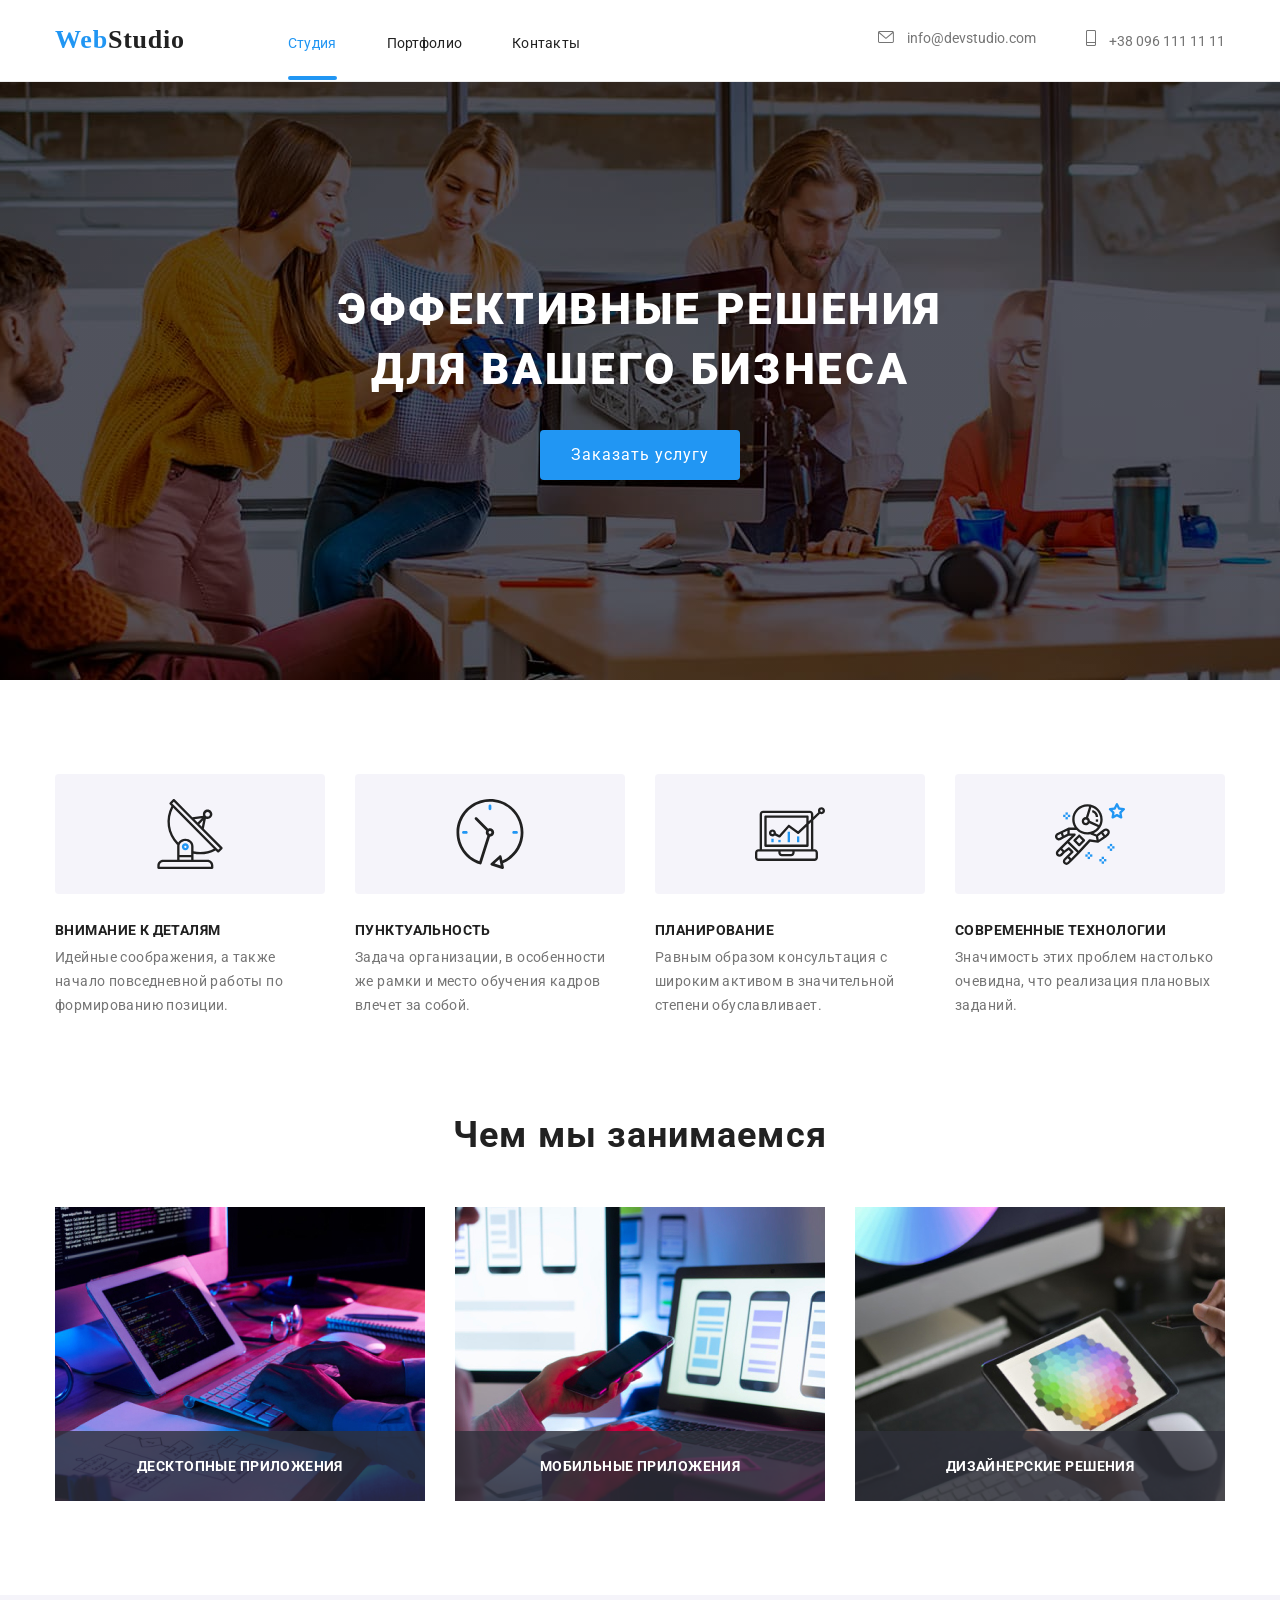
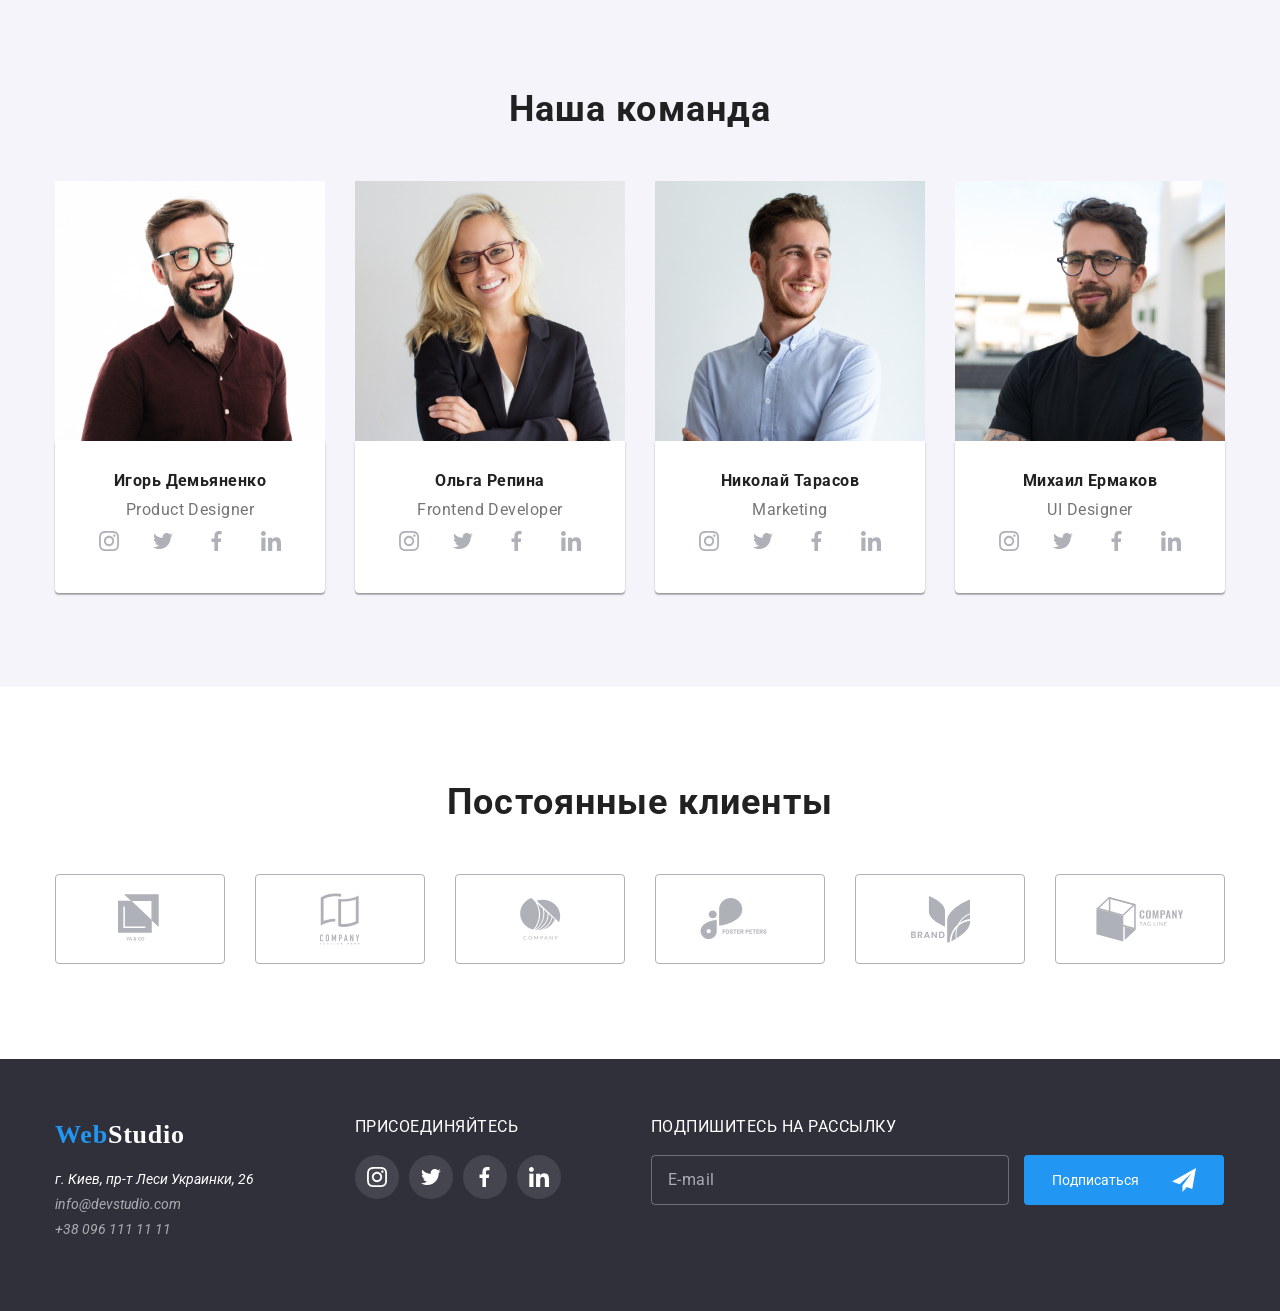
<file: index.html>
<!DOCTYPE html>
<html lang="ru">
  <head>
    <meta charset="UTF-8"/>
    <meta name="viewport" content="width=device-width, initial-scale=1.0"/>
    <title>Web Studio</title>
    <link rel="stylesheet" href="photo"/>
    <link rel="stylesheet" href="https://cdnjs.cloudflare.com/ajax/libs/modern-normalize/1.0.0/modern-normalize.css" integrity="sha512-Zx6MlUMKSVJoQ+83OwhdILe8cSEsCzfqThJd7J/VA2UrK6Ctj85p+xzqfyuNXE5B1k25uUdmJ2OzItbBy9GHAQ==" crossorigin="anonymous" />
    <link rel="stylesheet" href="portfolio.html">
    <link href="https://fonts.googleapis.com/css2?family=Roboto:wght@500&display=swap" rel="stylesheet">
    <link rel="stylesheet" href="css/style.css">
    <script src="./js/modal.js"></script>
  </head>
  <body>
    <header class="header">
      <div class="container header-container">
        <nav class="nav">
          <a href="./" class="logo"><span class="logo-blye">Web</span>Studio</a>
          <ul class="menu">
            <li class="focus-studio nav-text">
              <a href="#" class="link focus-studio text-nav">Студия</a>
            </li>
            <li class="nav-text">
              <a href="portfolio.html" class="link text-nav">Портфолио</a>
            </li>
            <li class="nav-text">
              <a href="#contact" class="link text-nav">Контакты</a>
            </li>
          </ul>
        </nav>
        <ul class="nav-contact">
          <li class="link-contact">
            <a href="mailto:info@devstudio.com" class="link link-svg">
              <svg class="social-item-nav-svg">
                <use href="./photo/sprite/symbol-defs.svg#icon-mail"></use>
              </svg>
            info@devstudio.com</a>
          </li>
          <li class="link-contact">
            <a href="tel:+380961111111" class="link link-svg"> 
              <svg class="social-item-nav-svg phone-svg">
                <use href="./photo/sprite/symbol-defs.svg#icon-phone"></use>
              </svg>
            +38 096 111 11 11</a>
          </li>
        </ul>
      </div>
    </header>
    <main>
      <div class="air"></div>
      <section class="hero">
        <div class="container">
          <div class="hero-box">
            <h1 class="hero-text">Эффективные решения для вашего бизнеса</h1>
            <button type="button" class="btn btn-text" data-modal-open>Заказать услугу</button>
          </div>
        </div>
      </section>
      <section class="lesson-details">
        <div class="container">
          <ul class="ability">
            <li class="ability-box">
              <h3 class="ability-headlines">Внимание к деталям</h3>
              <p class="ability-text">
                Идейные соображения, а также начало повседневной работы по
                формированию позиции.
              </p>
            </li>
            <li class="ability-box">
              <h3 class="ability-headlines">Пунктуальность</h3>
              <p class="ability-text">
                Задача организации, в особенности же рамки и место обучения кадров
                влечет за собой.
              </p>
            </li>
            <li class="ability-box">
              <h3 class="ability-headlines">Планирование</h3>
              <p class="ability-text">
                Равным образом консультация с широким активом в значительной
                степени обуславливает.
              </p>
            </li>
            <li class="ability-box">
              <h3 class="ability-headlines">Современные технологии</h3>
              <p class="ability-text">
                Значимость этих проблем настолько очевидна, что реализация
                плановых заданий.
              </p>
            </li>
          </ul>
          <div class="our-occupation">
            <h2 class="classes">Чем мы занимаемся</h2>
            <ul class="gallery">
              <li class="photo-occupation">
                <img src="photo/img.jpg" alt="Програмирование" width="370" height="294"/>
                <div class="gallery-box-absolute">
                  <h3 class="gallery-text-photo">Десктопные приложения</h3>
                </div>
              </li>
              <li class="photo-occupation">
                <img src="photo/img-2.jpg" alt="Стилизация" width="370" height="294"/>
                <div class="gallery-box-absolute">
                  <h3 class="gallery-text-photo">Мобильные приложения</h3>
                </div>
              </li>
              <li class="photo-occupation">
                <img src="photo/img-3.jpg" alt="Дизайн" width="370" height="294"/>
                <div class="gallery-box-absolute">
                  <h3 class="gallery-text-photo">Дизайнерские решения</h3>
                </div>
              </li>
            </ul>
          </div>
        </div>
      </section>
      <section class="team">
        <div class="container">
          <h2 class="classes">Наша команда</h2>
          <ul class="team-photo">
            <li class="team-photo-item">
              <img src="photo/team/img-1.jpg" alt="Игорь Демьяненко" width="270" height="260"/>
              <div class="name-profession">
                <h3 class="name">Игорь Демьяненко</h3>
                <p class="profession">Product Designer</p>
                <ul class="social">
                  <li class="social-list"><a target="blank" class="social-link-svg" href="https://www.instagram.com">
                    <svg class="social-item-svg">
                      <use href="./photo/sprite/symbol-defs.svg#icon-instagram"></use>
                    </svg>  
                  </a></li>
                  <li class="social-list"><a target="blank" class="social-link-svg" href="https://twitter.com/home?lang=ru">
                    <svg class="social-item-svg">
                      <use href="./photo/sprite/symbol-defs.svg#icon-twitter"></use>
                    </svg>
                  </a></li>
                  <li class="social-list"><a target="blank" class="social-link-svg" href="https://twitter.com/home?lang=ru">
                    <svg class="social-item-svg">
                      <use href="./photo/sprite/symbol-defs.svg#icon-facebook"></use>
                    </svg>
                  </a></li>
                  <li class="social-list"><a target="blank" class="social-link-svg" href="https://www.linkedin.com">
                    <svg class="social-item-svg">
                      <use href="./photo/sprite/symbol-defs.svg#icon-linkedin"></use>
                    </svg>
                  </a></li>
                </ul> 
              </div>
            </li>
            <li class="team-photo-item">
              <img src="photo/team/img-2.jpg" alt="Ольга Репина" width="270" height="260"/>
              <div class="name-profession">
                <h3 class="name">Ольга Репина</h3>
                <p class="profession">Frontend Developer</p>
                <ul class="social">
                  <li class="social-list"><a target="blank" class="social-link-svg" href="https://www.instagram.com">
                    <svg class="social-item-svg">
                      <use href="./photo/sprite/symbol-defs.svg#icon-instagram"></use>
                    </svg>  
                  </a></li>
                  <li class="social-list"><a target="blank" class="social-link-svg" href="https://twitter.com/home?lang=ru">
                    <svg class="social-item-svg">
                      <use href="./photo/sprite/symbol-defs.svg#icon-twitter"></use>
                    </svg>
                  </a></li>
                  <li class="social-list"><a target="blank" class="social-link-svg" href="https://twitter.com/home?lang=ru">
                    <svg class="social-item-svg">
                      <use href="./photo/sprite/symbol-defs.svg#icon-facebook"></use>
                    </svg>
                  </a></li>
                  <li class="social-list"><a target="blank" class="social-link-svg" href="https://www.linkedin.com">
                    <svg class="social-item-svg">
                      <use href="./photo/sprite/symbol-defs.svg#icon-linkedin"></use>
                    </svg>
                  </a></li>
                </ul> 
              </div>
            </li>
            <li class="team-photo-item">
              <img src="photo/team/img-3.jpg" alt="Николай Тарасов" width="270" height="260"/>
              <div class="name-profession">
                <h3 class="name">Николай Тарасов</h3>
                <p class="profession">Marketing</p>
                <ul class="social">
                  <li class="social-list"><a target="blank" class="social-link-svg" href="https://www.instagram.com">
                    <svg class="social-item-svg">
                      <use href="./photo/sprite/symbol-defs.svg#icon-instagram"></use>
                    </svg>  
                  </a></li>
                  <li class="social-list"><a target="blank" class="social-link-svg" href="https://twitter.com/home?lang=ru">
                    <svg class="social-item-svg">
                      <use href="./photo/sprite/symbol-defs.svg#icon-twitter"></use>
                    </svg>
                  </a></li>
                  <li class="social-list"><a target="blank" class="social-link-svg" href="https://twitter.com/home?lang=ru">
                    <svg class="social-item-svg">
                      <use href="./photo/sprite/symbol-defs.svg#icon-facebook"></use>
                    </svg>
                  </a></li>
                  <li class="social-list"><a target="blank" class="social-link-svg" href="https://www.linkedin.com">
                    <svg class="social-item-svg">
                      <use href="./photo/sprite/symbol-defs.svg#icon-linkedin"></use>
                    </svg>
                  </a></li>
                </ul> 
              </div>
            </li>
            <li class="team-photo-item">
              <img src="photo/team/img-4.jpg" alt="Михаил Ермаков" width="270" height="260"/>
              <div class="name-profession">
                <h3 class="name">Михаил Ермаков</h3>
                <p class="profession">UI Designer</p>
                <ul class="social">
                  <li class="social-list"><a target="blank" class="social-link-svg" href="https://www.instagram.com">
                    <svg class="social-item-svg">
                      <use href="./photo/sprite/symbol-defs.svg#icon-instagram"></use>
                    </svg>  
                  </a></li>
                  <li class="social-list"><a target="blank" class="social-link-svg" href="https://twitter.com/home?lang=ru">
                    <svg class="social-item-svg">
                      <use href="./photo/sprite/symbol-defs.svg#icon-twitter"></use>
                    </svg>
                  </a></li>
                  <li class="social-list"><a target="blank" class="social-link-svg" href="https://twitter.com/home?lang=ru">
                    <svg class="social-item-svg">
                      <use href="./photo/sprite/symbol-defs.svg#icon-facebook"></use>
                    </svg>
                  </a></li>
                  <li class="social-list"><a target="blank" class="social-link-svg" href="https://www.linkedin.com">
                    <svg class="social-item-svg">
                      <use href="./photo/sprite/symbol-defs.svg#icon-linkedin"></use>
                    </svg>
                  </a></li>
                </ul> 
              </div>
            </li>
          </ul>
        </div>
      </section>
      <section class="clients-box">
        <div class="container">
          <h2 class="classes">Постоянные клиенты</h2>
          <ul class="clients-list">
            <li class="item-client"><a class="link-clients-svg" href="#">
              <svg width="45" height="50" class="clients-svg">
                <use href="./photo/sprite/symbol-defs.svg#icon-clients-1"></use>
              </svg>
            </a></li>
            <li class="item-client"><a class="link-clients-svg" href="#">
              <svg width="40" height="52" class="clients-svg">
                <use href="./photo/sprite/symbol-defs.svg#icon-clients-2"></use>
              </svg>
            </a></li>
            <li class="item-client"><a class="link-clients-svg" href="#">
              <svg width="41" height="42" class="clients-svg">
                <use href="./photo/sprite/symbol-defs.svg#icon-clients-3"></use>
              </svg>
            </a></li>
            <li class="item-client"><a class="link-clients-svg" href="#">
              <svg width="80" height="42" class="clients-svg">
                <use href="./photo/sprite/symbol-defs.svg#icon-clients-4"></use>
              </svg>
            </a></li>
            <li class="item-client"><a class="link-clients-svg" href="#">
              <svg width="59" height="47" class="clients-svg">
                <use href="./photo/sprite/symbol-defs.svg#icon-clients-5"></use>
              </svg>
            </a></li>
            <li class="item-client"><a class="link-clients-svg" href="#">
              <svg width="88" height="45" class="clients-svg">
                <use href="./photo/sprite/symbol-defs.svg#icon-clients-6"></use>
              </svg>
            </a></li>
          </ul>
        </div>
      </section>
    </main>
    <footer class="footer">
      <div class="container-footer">
        <div>
        <a href="./" class="logo"><span class="logo-blye">Web</span>Studio</a>
        <address class="address">
          <ul>
            <li>
              <a href="https://goo.gl/maps/VjD2412M1aLJkWsU9" class="map link">г. Киев, пр-т Леси Украинки, 26</a>
            </li>
            <li>
              <a href="mailto:info@devstudio.com" class="link contact">info@devstudio.com</a>
            </li>
            <li>
              <a href="tel:+380961111111" id="contact" class="link contact">+38 096 111 11 11</a>
            </li>
          </ul>
        </address>
      </div>
        <div class="box-footer">
          <h3 class="footer-clases">присоединяйтесь</h3>
          <ul class="social-footer">
            <li class="social-list-footer">
              <a target="blank" class="social-link-footer-svg" href="https://www.instagram.com">
              <svg class="social-item-footer-svg">
                <use  href="./photo/sprite/symbol-defs.svg#icon-instagram"></use>
              </svg>  
            </a></li>
            <li class="social-list-footer">
              <a target="blank" class="social-link-footer-svg" href="https://twitter.com/home?lang=ru">
              <svg class="social-item-footer-svg">
                <use href="./photo/sprite/symbol-defs.svg#icon-twitter"></use>
              </svg>
            </a></li>
            <li class="social-list-footer">
              <a target="blank" class="social-link-footer-svg" href="https://twitter.com/home?lang=ru">
              <svg class="social-item-footer-svg">
                <use href="./photo/sprite/symbol-defs.svg#icon-facebook"></use>
              </svg>
            </a></li>
            <li class="social-list-footer">
              <a target="blank" class="social-link-footer-svg" href="https://www.linkedin.com">
              <svg class="social-item-footer-svg">
                <use href="./photo/sprite/symbol-defs.svg#icon-linkedin"></use>
              </svg>
            </a></li>
          </ul> 
        </div>
        <div>
          <h3 class="footer-clases">Подпишитесь на рассылку</h3>
          <form class="mailing">
            <input type="email" class="mail" name="mail" placeholder="E-mail" required>
            <button type="submit" class="btn btn-footer">Подписаться
              <svg class="social-item-btn">
                <use href="./photo/sprite/symbol-defs-2.svg#icon-send"></use>
              </svg>
            </button>
          </form>
        </div>
      </div>
    </footer>
    <div class="backdrop is-hidden" data-modal>
      <div class="modal">
        <button class="btn-close" data-modal-close>X</button>
        <b class="text-modal">Оставьте свои данные, мы вам перезвоним</b>
        <form>
            <label for="name" class="lable"> Имя
              <div class="name-box-position">
                <input type="name" name="name" id="name" class="form-name">
                <svg width="12" height="12" class="social-item-modal">
                  <use href="./photo/sprite/symbol-defs-2.svg#Vector"></use>
                </svg>
              </div>
            </label>
            <label for="tel" class="lable"> Телефон
              <div class="name-box-position">
                <input type="tel" name="tel" id="tel" class="form-name" required pattern="[0-9]{8,12}">
                <svg width="13" height="13" class="social-item-modal">
                  <use href="./photo/sprite/symbol-defs-2.svg#Vector-2"></use>
                </svg>
              </div>
            </label>
            <label for="email" class="lable"> Почта
              <div class="name-box-position">
                <input type="еmail" name="email" id="mail" class="form-name" required>
                <svg width="15" height="12" class="social-item-modal">
                  <use href="./photo/sprite/symbol-defs-2.svg#Vector-3"></use>
                </svg>
              </div>
            </label>
            <div class="coment-lable-box">
              <label for="coment" class="coment-lable">Комментарий
                  <textarea name="text" id="coment" placeholder="Введите текст"  class="coment" cols="30" rows="10"></textarea>
              </label>
            </div> 
            <div class="text-chek-box">
                <input class="checkbox" id="checkbox" type="checkbox" name="checkbox">
                <label class="box-checkbox" for="checkbox">Соглашаюсь с рассылкой и принимаю</label>
              <a href="#" class="link-modal">Условия договора</a>
            </div>
            <button type="submit" class="btn-modal btn-text-modal" data-modal-close>Отправить</button>
        </form>
      </div>
  </div>
  <script src="./js/modal.js"></script>
  </body>
</html>
</file>
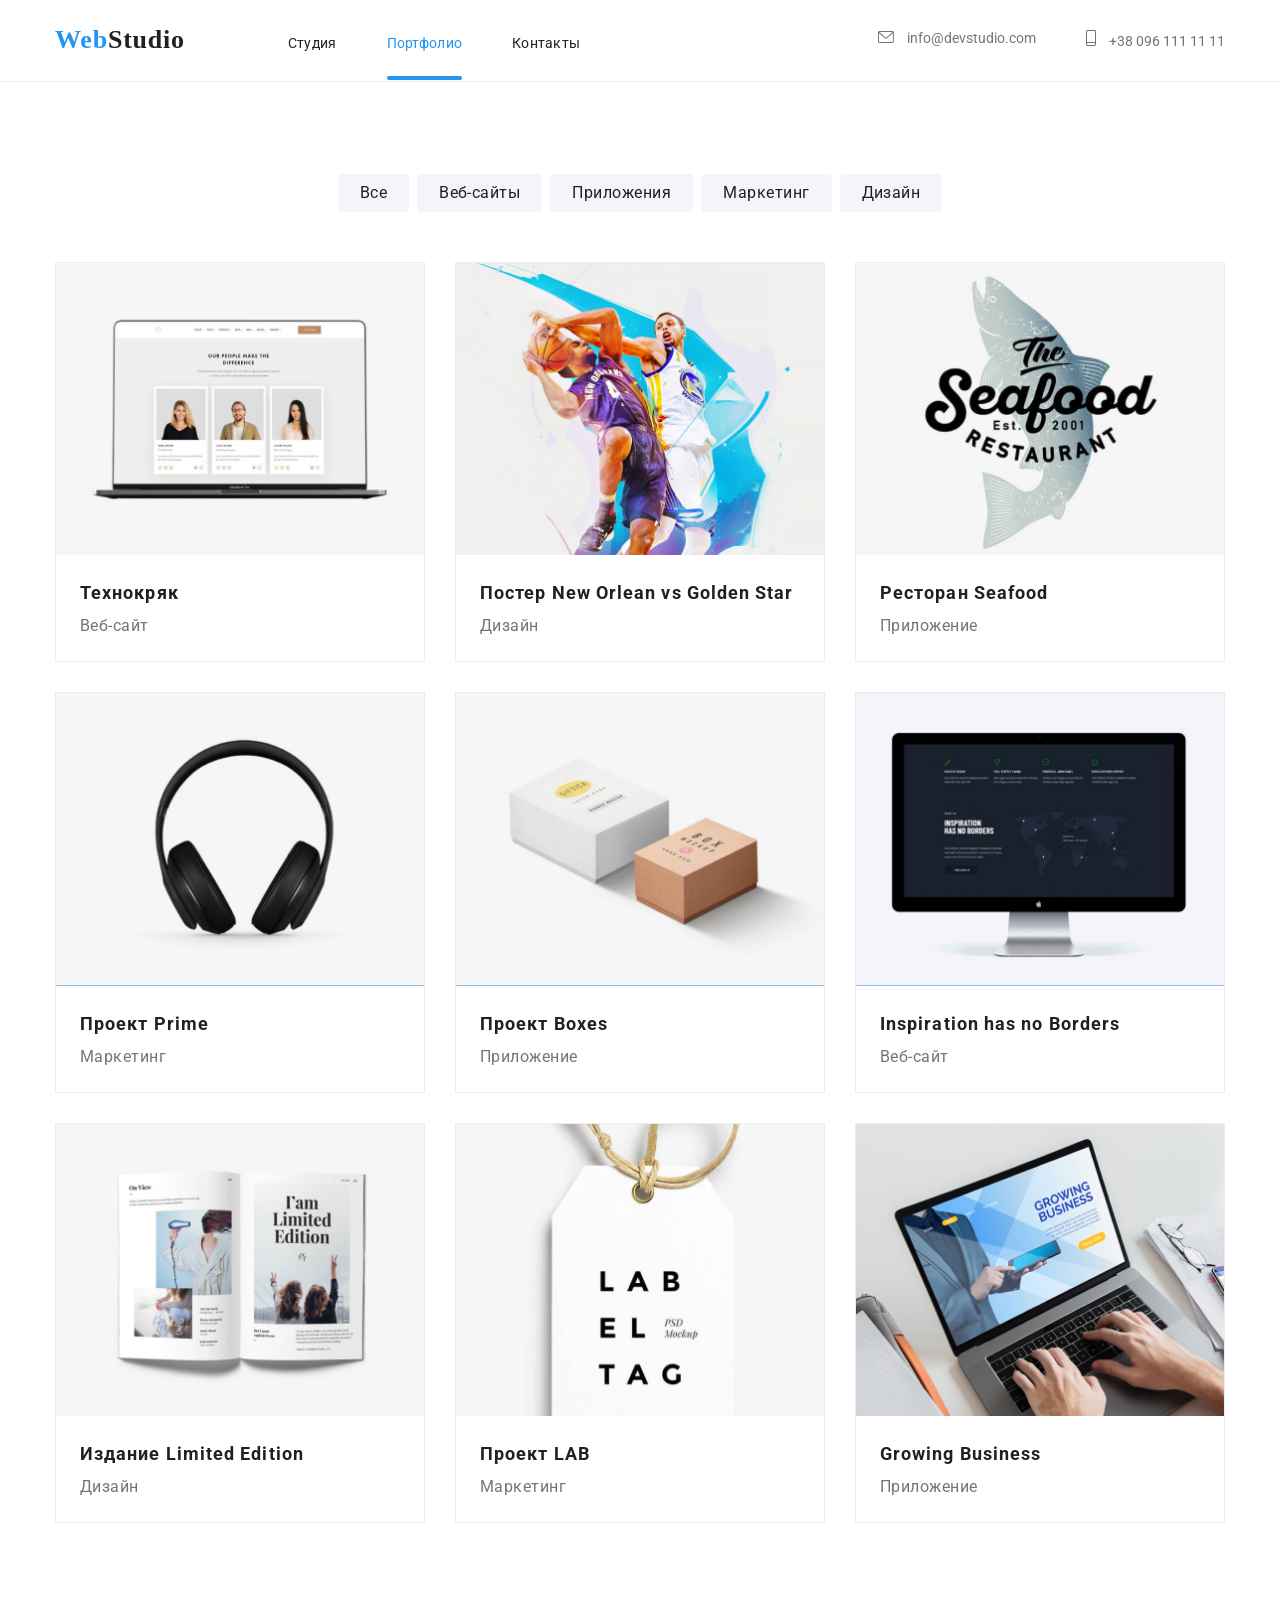
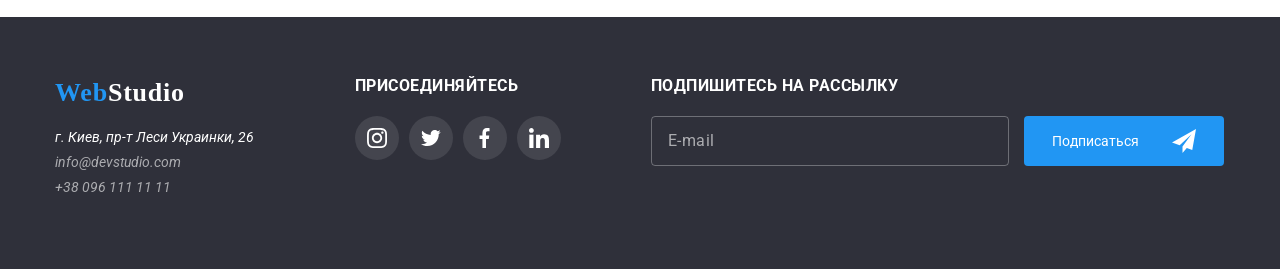
<file: portfolio.html>
<!DOCTYPE html>
<html lang="ru">
<head>
  <meta charset="UTF-8">
  <meta name="viewport" content="width=device-width, initial-scale=1.0">
  <title>Портфолио</title>
  <link href="https://fonts.googleapis.com/css2?family=Roboto:wght@500&display=swap" rel="stylesheet">
  <link rel="stylesheet" href="https://cdnjs.cloudflare.com/ajax/libs/modern-normalize/1.0.0/modern-normalize.css" integrity="sha512-Zx6MlUMKSVJoQ+83OwhdILe8cSEsCzfqThJd7J/VA2UrK6Ctj85p+xzqfyuNXE5B1k25uUdmJ2OzItbBy9GHAQ==" crossorigin="anonymous" />
  <link rel="stylesheet" href="css/page.css">
</head>
<body>
  <header class="header">
    <div class="container header-container">
      <nav class="nav">
        <a href="./" class="logo"><span class="logo-blye">Web</span>Studio</a>
        <ul class="menu">
          <li class="nav-text">
            <a href="index.html" class="link text-nav">Студия</a>
          </li>
          <li class=" nav-text">
            <a href="#" class="link text-nav focus-studio">Портфолио</a>
          </li>
          <li class="nav-text">
            <a href="#contact" class="link text-nav">Контакты</a>
          </li>
        </ul>
      </nav>
      <ul class="nav-contact">
        <li class="link-contact">
          <a href="mailto:info@devstudio.com" class="link link-svg">
            <svg class="social-item-nav-svg">
              <use href="./photo/sprite/symbol-defs.svg#icon-mail"></use>
            </svg>
          info@devstudio.com</a>
        </li>
        <li class="link-contact">
          <a href="tel:+380961111111" class="link link-svg"> 
            <svg class="social-item-nav-svg phone-svg">
              <use href="./photo/sprite/symbol-defs.svg#icon-phone"></use>
            </svg>
          +38 096 111 11 11</a>
        </li>
      </ul>
    </div>
  </header>
  <div class="air"></div>
  <main class="main">
      <ul class="btn"> 
        <li class="button"><button type="button" class="services">Все</button></li>
        <li class="button"><button type="button" class="services">Веб-сайты</button></li>
        <li class="button"><button type="button" class="services">Приложения</button></li>
        <li class="button"><button type="button" class="services">Маркетинг</button></li>
        <li class="button"><button type="button" class="services">Дизайн</button></li>
      </ul>
      <section>
        <div class="container">
          <ul class="gallery">
            <li class="photo-item">
              <a class="link-galery" href="#">
                <div class="blye-box-gallery">
                  <img class="photo" src="photo/page/img.jpg" alt="Технокряк" width="370px" height="294px">
                  <div class="blye-box-gallery-text">
                    <p class="blye-text">
                        Технокряк это современная площадка распространения коронавируса.
                        Компании используют эту платформу для цифрового шпионажа и атак на защищённые сервера конкурентов.
                    </p>
                  </div>
                </div>
                <div class="containret-text-photo">
                  <h3 class="text-photo">Технокряк</h3>
                  <p class="text-photo-gray">Веб-сайт</p>
                </div>
                
              </a>
            </li>
            <li class="photo-item">
              <a class="link-galery" href="#">
                <div class="blye-box-gallery">
                <img class="photo" src="photo/page/img-2.jpg" alt="Постер New Orlean vs Golden Star" width="370px" height="294px">
                <div class="blye-box-gallery-text">
                  <p class="blye-text">
                      Технокряк это современная площадка распространения коронавируса.
                      Компании используют эту платформу для цифрового шпионажа и атак на защищённые сервера конкурентов.
                  </p>
                </div>
              </div>
                <div class="containret-text-photo">
                  <h3 class="text-photo">Постер New Orlean vs Golden Star</h3>
                  <p class="text-photo-gray">Дизайн</p>
                </div>
            </a>
            </li>
            <li class="photo-item">
              <a class="link-galery" href="#">
                <div class="blye-box-gallery">
                <img class="photo" src="photo/page/img-3.jpg" alt="Ресторан Seafood" width="370px" height="294px">
                <div class="blye-box-gallery-text">
                  <p class="blye-text">
                      Технокряк это современная площадка распространения коронавируса.
                      Компании используют эту платформу для цифрового шпионажа и атак на защищённые сервера конкурентов.
                  </p>
                </div>
              </div>
                <div class="containret-text-photo">
                  <h3 class="text-photo">Ресторан Seafood</h3>
                  <p class="text-photo-gray">Приложение</p> 
                </div>
              </a>
            </li>
            <li class="photo-item">
              <a class="link-galery" href="#">
                <div class="blye-box-gallery">
                <img class="photo" src="photo/page/img-4.jpg" alt="Проект Prime" width="370px" height="294px">
                <div class="blye-box-gallery-text">
                  <p class="blye-text">
                      Технокряк это современная площадка распространения коронавируса.
                      Компании используют эту платформу для цифрового шпионажа и атак на защищённые сервера конкурентов.
                  </p>
                </div>
              </div>
                <div class="containret-text-photo">
                  <h3 class="text-photo">Проект Prime</h3>
                  <p class="text-photo-gray">Маркетинг</p>
                </div>
              </a>
            </li>
            <li class="photo-item">
              <a class="link-galery" href="#">
                <div class="blye-box-gallery">
                <img class="photo" src="photo/page/img-5.jpg" alt="Проект Boxes" width="370px" height="294px">
                <div class="blye-box-gallery-text">
                  <p class="blye-text">
                      Технокряк это современная площадка распространения коронавируса.
                      Компании используют эту платформу для цифрового шпионажа и атак на защищённые сервера конкурентов.
                  </p>
                </div>
              </div>
                <div class="containret-text-photo">
                  <h3 class="text-photo">Проект Boxes</h3>
                  <p class="text-photo-gray">Приложение</p>
                </div>
              </a>
            </li>
            <li class="photo-item">
              <a class="link-galery" href="#">
                <div class="blye-box-gallery">
                <img class="photo" src="photo/page/img-6.jpg" alt="Inspiration has no Borders" width="370px" height="294px">
                <div class="blye-box-gallery-text">
                  <p class="blye-text">
                      Технокряк это современная площадка распространения коронавируса.
                      Компании используют эту платформу для цифрового шпионажа и атак на защищённые сервера конкурентов.
                  </p>
                </div>
              </div>
                <div  class="containret-text-photo">
                  <h3 class="text-photo">Inspiration has no Borders</h3>
                  <p class="text-photo-gray">Веб-сайт</p>
                </div>
              </a>
            </li>
            <li  class="photo-item">
              <a class="link-galery" href="#">
                <div class="blye-box-gallery">
                <img class="photo" src="photo/page/img-7.jpg" alt="Издание Limited Edition" width="370px" height="294px">
                <div class="blye-box-gallery-text">
                  <p class="blye-text">
                      Технокряк это современная площадка распространения коронавируса.
                      Компании используют эту платформу для цифрового шпионажа и атак на защищённые сервера конкурентов.
                  </p>
                </div>
              </div>
                <div class="containret-text-photo">
                  <h3 class="text-photo">Издание Limited Edition</h3>
                  <p class="text-photo-gray">Дизайн</p>
                </div>
              </a>
            </li>
            <li  class="photo-item">
              <a class="link-galery" href="#">
                <div class="blye-box-gallery">
                <img class="photo" src="photo/page/img-8.jpg" alt="Проект LAB" width="370px" height="294px">
                <div class="blye-box-gallery-text">
                  <p class="blye-text">
                      Технокряк это современная площадка распространения коронавируса.
                      Компании используют эту платформу для цифрового шпионажа и атак на защищённые сервера конкурентов.
                  </p>
                </div>
              </div>
                <div class="containret-text-photo">
                  <h3 class="text-photo">Проект LAB</h3>
                  <p class="text-photo-gray">Маркетинг</p>
                </div>
              </a>
              </li>
              <li  class="photo-item">
                <a class="link-galery" href="#">
                  <div class="blye-box-gallery">
                  <img class="photo" src="photo/page/img-9.jpg" alt="Growing Business" width="370px" height="294px">
                  <div class="blye-box-gallery-text">
                    <p class="blye-text">
                        Технокряк это современная площадка распространения коронавируса.
                        Компании используют эту платформу для цифрового шпионажа и атак на защищённые сервера конкурентов.
                    </p>
                  </div>
                </div>
                  <div class="containret-text-photo">
                    <h3 class="text-photo">Growing Business</h3>
                    <p class="text-photo-gray">Приложение</p>
                  </div>
                </a>
            </li>
          </ul>
        </div>
      </section>
  </main>
  <footer class="footer">
    <div class="container-footer">
      <div>
      <a href="./" class="logo"><span class="logo-blye">Web</span>Studio</a>
      <address class="address">
        <ul>
          <li>
            <a href="https://goo.gl/maps/VjD2412M1aLJkWsU9" class="map link">г. Киев, пр-т Леси Украинки, 26</a>
          </li>
          <li>
            <a href="mailto:info@devstudio.com" class="link contact">info@devstudio.com</a>
          </li>
          <li>
            <a href="tel:+380961111111" id="contact" class="link contact">+38 096 111 11 11</a>
          </li>
        </ul>
      </address>
    </div>
      <div class="box-footer">
        <h3 class="footer-clases">присоединяйтесь</h3>
        <ul class="social-footer">
          <li class="social-list-footer">
            <a target="blank" class="social-link-footer-svg" href="https://www.instagram.com">
            <svg class="social-item-footer-svg">
              <use  href="./photo/sprite/symbol-defs.svg#icon-instagram"></use>
            </svg>  
          </a></li>
          <li class="social-list-footer">
            <a target="blank" class="social-link-footer-svg" href="https://twitter.com/home?lang=ru">
            <svg class="social-item-footer-svg">
              <use href="./photo/sprite/symbol-defs.svg#icon-twitter"></use>
            </svg>
          </a></li>
          <li class="social-list-footer">
            <a target="blank" class="social-link-footer-svg" href="https://twitter.com/home?lang=ru">
            <svg class="social-item-footer-svg">
              <use href="./photo/sprite/symbol-defs.svg#icon-facebook"></use>
            </svg>
          </a></li>
          <li class="social-list-footer">
            <a target="blank" class="social-link-footer-svg" href="https://www.linkedin.com">
            <svg class="social-item-footer-svg">
              <use href="./photo/sprite/symbol-defs.svg#icon-linkedin"></use>
            </svg>
          </a></li>
        </ul> 
      </div>
      <div>
        <h3 class="footer-clases">Подпишитесь на рассылку</h3>
        <form class="mailing">
          <input type="email" class="mail" name="mail" placeholder="E-mail" required>
          <button type="submit" class="btn-footer">Подписаться
            <svg class="social-item-btn">
              <use href="./photo/sprite/symbol-defs-2.svg#icon-send"></use>
            </svg>
          </button>
        </form>
      </div>
    </div>
  </footer>
</body>
</html>
</file>
<file: css/style.css>
:root{
    --main-color-text-gray:#757575;
    --accent-color-blue: #2196F3; 
    --background-color-white: #FFFFFF;
    --secondary-color-black: #212121;
    --bg-color-sektion: #2F303A;
    --bg-btn-color-white-gray: #F5F4FA;
}

*,
*::before,
*::after {
    box-sizing: inherit;
}  

html{
    box-sizing: border-box;
}

body{
    font-family: 'roboto', 'sans-serif';
    font-size: 14px;
    color: var(--main-color-text-gray);
}

img{
    display: block;
    max-height: 100%;
    height: auto;
}

li{
    list-style: none;
}

h1, h2, h3, ul, p{
    margin: 0px;
    padding: 0px;
}

.container{
    width: 1200px;
    padding-left: 15px;
    padding-right: 15px;
    margin-right: auto;
    margin-left: auto;
}

.container-footer{
    display: flex;
    width: 1200px;
    padding-left: 15px;
    padding-right: 15px;
    margin-right: auto;
    margin-left: auto;
}





           /* header */

.header{
    position: fixed;
    left: 0;
    right: 0;
    background-color: var(--background-color-white);
    padding-top: 24px;
    padding-bottom: 25px;
    align-items: center;
    display: flex;
    z-index: 55;
    border-top: 0;
    border-right: 0;
    border-left: 0;
    border-bottom: 1px solid #ECECEC;
}
           
.header .container{
    display: flex;
}

.header-container {
    display: flex;
    align-items: center;
    justify-content: flex-end;
}

.nav{
    margin-right: auto;
}

.menu{
    display: inline-flex;
}

.nav-contact{
    display: inline-flex; 
}

.nav-text{
    color: var(--secondary-color-black);
    line-height: 1.142;
    letter-spacing: 0.02em;
    text-decoration: none;
    margin-right: 50px;
    position: relative;
    transition-duration: 300ms;
}    

.nav-text:last-child {
    margin-right: 0px;
}

.link-contact{
    margin-right: 50px;
}

.link-contact:last-child{
    margin-right: 0px;
}

.logo{
    font-family: 'raleway', 'sans-serif';
    color: var(--secondary-color-black);
    text-decoration: none;
    font-weight: bold;
    font-size: 26px;
    line-height: 1.23;
    letter-spacing: 0.03em;
    margin-right: 100px;
}



.text-nav::after {
    content: "";
    position: absolute; 
    margin-top: 25px;
    border-radius: 2px;
    border: 2px solid var(--accent-color-blue);
    display: block;
    transition-duration: 300ms;
    left: 0;
    right: 0;
    background-color: var(--accent-color-blue);
    pointer-events: none;
    opacity: 0;
}

.text-nav:hover::after,
.text-nav:focus::after{
    opacity: 1;
}

.focus-studio::after{
    opacity: 1;
}

.logo-blye{
    color: var(--accent-color-blue);
}

.focus-studio.nav-text{
    color: var(--accent-color-blue);
}




            /* hero */

.air{
    height: 80px;
} 

.hero{
    background-size: cover;
    background-repeat: no-repeat;
    background-color: var(--bg-color-sektion);
    width: auto;
    padding: 200px 0;
    background-image:linear-gradient(to right, rgba(0, 0, 0, 0.4),rgba(0, 0, 0, 0.4)), url(../photo/bg/Img-bg.jpg);
    background-position: center;
}

.hero-box{
    margin-left: auto;
    margin-right: auto;
    width: 630px;
    height: 200px;
    text-align: center;
}

.hero-text{
    color: var(--background-color-white);
    font-weight: 900;
    font-size: 44px;
    line-height: 1.36;
    letter-spacing: 0.06em;
    text-transform: uppercase;
    
}

.ability-headlines{
    color: var(--secondary-color-black);
    text-transform: uppercase;
    font-size: 14px;
    line-height: 0.875;
    letter-spacing: 0.03em; 
    margin-top: 30px; 
}

.ability-text{
    font-size: 14px;
    line-height: 1.714; 
    letter-spacing: 0.03em;
    width: 270px;
    height: 75px;
    margin-top: 10px;
}




            /* button */


.btn{
    background-color: var(--accent-color-blue);
    color: var(--background-color-white);
    width: 200px;
    height: 50px;  
    border: 0px;
    cursor: pointer;
    border-radius: 4px;
    transition-duration: 300ms;
}

.btn-text{
    font-size: 16px; 
    line-height: 1.875;
    letter-spacing: 0.06em;
    margin-top: 30px;
} 




        /* link */
.link{
    display: block;
    text-decoration: none;
    color: inherit;
}

.link:focus ,
.link:hover {
    color: var(--accent-color-blue);
}

            /* наши плюхи */

.lesson-details{
    padding-top: 94px;
    padding-bottom: 94px;
}

.ability-box{
    margin-left: 30px;
    flex-basis: calc(100% / 4 - 30px);
}

.gallery-box-absolute{
    position: absolute;
    bottom: 0;
    right: 0;
    left: 0;
    height: 70px;
    width: 100%;
    background: rgba(47, 48, 58, 0.8);
}

.gallery-text-photo{
    padding-top: 27px;
    text-align: center;
    font-size: 14px;
    line-height: 1.142;
    letter-spacing: 0.03em;
    text-transform: uppercase;
    color: var(--background-color-white);
}

.ability-box::before {
    content: '';
    display: block;
    background-color: var(--bg-btn-color-white-gray);
    height: 120px;
    border-radius: 4px;
    background-repeat: no-repeat;
    background-position: center;
}

.ability-box:nth-child(1)::before{
    background-image: url(../photo/sprite/lesson-details/Vector.svg);
}

.ability-box:nth-child(2)::before{
    background-image: url(../photo/sprite/lesson-details/Vector-2.svg);
}

.ability-box:nth-child(3)::before{
    background-image: url(../photo/sprite/lesson-details/Vector-3.svg);
}

.ability-box:nth-child(4)::before{
    background-image: url(../photo/sprite/lesson-details/astronaut.svg);
}

.ability-box:nth-child(4n + 1){
    margin-left: 0px;
}

.ability{
    display: flex;
    flex-wrap: wrap;
}





            /* чем мы занимаемся */

.classes{
    color: var(--secondary-color-black);
    text-align: center;
    font-size: 36px;
    line-height: 1.166;
    letter-spacing: 0.03em;
}

.our-occupation{
    margin-top: 94px;
}

.gallery{
    display: flex;
    flex-wrap: wrap;
}

.photo-occupation{
    margin-top: 50px;
    margin-left: 30px;
    flex-basis: calc(100% / 3 - 30px);
    position: relative;
}

.photo-occupation:nth-child(3n + 1){
    margin-left: 0px;
}




            /* team */
            
.team{
    background: var(--bg-btn-color-white-gray);
    padding: 94px 0;
}

.team-photo{
    display: flex;
    flex-wrap: wrap;
}

.team-photo-item{
    margin-top: 50px;
    margin-left: 30px;
    flex-basis: calc(100% / 4 - 30px);  
}

.team-photo-item:nth-child(4n + 1){
    margin-left: 0px;
}

.name{
    text-align: center;
    font-size: 16px;
    line-height: 1.187;
    letter-spacing: 0.03em;
    color: var(--secondary-color-black);
}

.name-profession{
    background-color: var(--background-color-white);
    width: 270px;
    height: auto;
    padding-top: 30px;
    padding-bottom: 30px;
    border-radius: 0 0 4px 4px;
    box-shadow: 0px 1px 3px rgba(0, 0, 0, 0.12), 0px 1px 1px rgba(0, 0, 0, 0.14), 0px 2px 1px rgba(0, 0, 0, 0.2);
    
}

.profession{
    text-align: center;
    font-size: 16px;
    line-height: 1.187;
    letter-spacing: 0.03em;
    margin-top: 10px;
}





            /* footer */

.footer{
    background-color: var(--bg-color-sektion);
    height: 252px;
    padding-top: 60px;
}

.footer .logo{
    color: var(--background-color-white);
}

.address{
    width: 230px;
    margin-top: 20px;
}

.map{
    margin-bottom: 9px;
    color: var(--background-color-white);
}

.contact{
    margin-bottom: 9px;
    color: rgba(255, 255, 255, 0.6);
}

.box-footer{
    margin-left: 70px;
    margin-right: 90px;
    width: 206px;
    height: 90px;
}

.social-item-nav-svg{
    height: 12px;
    width: 16px;
    fill: var(--main-color-text-gray);
    margin-right: 10px;
}

.social-link-svg{
    display: flex;
    width: 44px;
    height: 44px;
    border-radius: 50%;
    transition-duration: 300ms;
    align-items: center;
    justify-content: center;
}

.social-link-svg:hover .social-item-svg,
.social-link-svg:focus .social-item-svg{
   fill: var(--background-color-white);
}

.social-link-svg:hover,
.social-link-svg:focus{
    background-color: var(--accent-color-blue);
}

.social-item-svg{
    width: 20px;
    height: 20px;
    fill: #AFB1B8;
}

.clients-box{
    padding-top: 95px;
    padding-bottom: 95px;
}

.clients-list{
    display: flex;
}

.link-clients-svg{
    width: 170px;
    height: 90px;
    margin-top: 50px;
    max-width: 170px;
    max-height: 90px;
    border: 1px solid #AFB1B8;
    display: flex;
    transition-duration: 300ms;
    border-radius: 4px;
    fill: #AFB1B8;
    align-items: center;
    justify-content: center;
}

.link-clients-svg:focus .clients-svg ,
.link-clients-svg:hover .clients-svg{
    fill: var(--accent-color-blue);
     transition-duration: 300ms;
}

.link-clients-svg:focus,
.link-clients-svg:hover{
    border: 1px solid var(--accent-color-blue);
}

.item-client{
    margin-right: 30px;
}

.social-list{
    margin-left: auto;
    margin-right: auto;
}

.social-list:not(:last-child){
    margin-right: 10px;
}

.social{
    display: flex;
    padding-left: 32px;
    padding-right: 32px;
}

.phone-svg{
    height: 16px;
    width: 10px;
    fill: var(--main-color-text-gray);
}

.link-svg:hover .social-item-nav-svg ,
.link-svg:focus .social-item-nav-svg{
    fill: var(--accent-color-blue);
}

.social-item-footer-svg{
    width: 20px;
    height: 20px;
    fill: var(--background-color-white);
}

.social-list-footer{
    margin-left: auto;
    margin-right: auto;
}

.social-link-footer-svg{
    transition-duration: 300ms;
    display: flex;
    width: 44px;
    height: 44px;
    border-radius: 50%;
    align-items: center;
    justify-content: center;
    background-color: rgba(255, 255, 255, 0.1);
    margin-right: 10px;
}

.social-footer{
    display: flex;
    margin-top: 20px;
}

.social-link-footer-svg:hover,
.social-link-footer-svg:focus{
    background-color: var(--accent-color-blue);
}

.footer-clases{
    margin-bottom: 20px;
    text-transform: uppercase;
    color: var(--background-color-white);
    font-weight: normal;
    font-size: 1.166;
    letter-spacing: 0.03em;
    line-height: 16px;
}

.backdrop{
    position: fixed;
    left: 0;
    right: 0;
    top: 0;
    bottom: 0;
    background: rgba(0, 0, 0, 0.2);
    z-index: 100;
    opacity: 1;
}

.backdrop.is-hidden{
    visibility: hidden;
    opacity: 0;
    transition-duration: 300ms;
}

.is-hidden .modal{
    transform: translate(-50%, -50%) scale(0.5);
}

.btn-close{
    position: absolute;
    top: 8px;
    right: 8px;
    width: 30px;
    height: 30px;
    display: block;
    border-radius: 50%;
    border: 1px solid rgba(0, 0, 0, 0.1);
    background: var(--background-color-white);
    color: #000000;
    cursor: pointer;
}
.btn-close:focus,
.btn-close:hover{
    color: var(--accent-color-blue);
    background-color: var(--background-color-white);
}

.modal{
    position: relative;
    top: 50%;
    left: 50%;
    transform: translate(-50%, -50%) scale(1);
    width: 100%;
    max-width: 528px;
    height: 581px;
    background-color: var(--background-color-white);
    transition: transform 0.5s;
    padding-left: 41px;
    padding-top: 40px;
}

.text-modal{
    font-size: 20px;
    line-height: 1.15;
    text-align: center;
    display: block;
    width: 448px;
    height: 23px;
    letter-spacing: 0.03em;
    color: var(--secondary-color-black);
}

.mail .btn{
    font-size: 16px;
    line-height: 1.87;
    letter-spacing: 0.06em;
    transition-duration: 300ms;
}

.btn:focus,
.btn:hover{
    color: var(--accent-color-blue);
    background-color: var(--background-color-white);
}

.mail{
    width: 358px;
    height: 50px;
    border: 1px solid rgba(255, 255, 255, 0.3);
    border-radius: 4px;
    background-color: transparent;
    outline: none;
    margin-right: 12px;
    color: var(--background-color-white);
    padding-left: 16px;
}

.mail::placeholder{
    font-size: 16px;
    line-height: 1.25;
    letter-spacing: 0.03em;
    color: rgba(255, 255, 255, 0.6);
}

.mail:focus{
    border-color: var(--accent-color-blue);
}

.mail:focus::placeholder{
    color: var(--background-color-white);
}

.form-name{
    padding-left: 42px;
    width: 448px;
    height: 40px;
    margin-top: 4px;
    border-radius: 4px;
    border: 1px solid rgba(33, 33, 33, 0.2);
}

.mail:-webkit-autofill,
.mail:-webkit-autofill:hover, 
.mail:-webkit-autofill:focus{
    -webkit-text-fill-color: var(--background-color-white);
    -webkit-box-shadow: 0 0 0px 1000px var(--bg-color-sektion) inset;
}

.form-name:-webkit-autofill,
.form-name:-webkit-autofill:hover, 
.form-name:-webkit-autofill:focus{
    -webkit-text-fill-color: var(--secondary-color-black);
    -webkit-box-shadow: 0 0 0px 1000px var(--background-color-white) inset;
}

.lable{
    display: flex;
    flex-direction: column;
    margin-top: 12px;
}

.name-box-position{
    position: relative;
}

.social-item-btn{
    position: absolute;
    right: 28px;
    top: 13px;
    width: 24px;
    height: 24px;
    justify-content: center;
    align-items: center;
    fill: var(--background-color-white);
}

.btn-footer:focus .social-item-btn,
.btn-footer:hover .social-item-btn{  
    fill: var(--accent-color-blue);
    transition-duration: 300ms;
}

.btn-footer{
    position: relative;
    padding-right: 63px;
}

.social-item-modal{
    position: absolute;
    left: 14px;
    top: 18px;
    fill: var(--secondary-color-black);
}

.form-name:focus~.social-item-modal{
    fill: var(--accent-color-blue);
    border-color: var(--accent-color-blue);
}

.coment{
    width: 448px;
    height: 120px;
    padding: 12px 16px;
    text-align: start;
    margin-top: 4px;
    border: 1px solid rgba(33, 33, 33, 0.2);
    border-radius: 4px;
    resize: none;
}

.coment-lable-box{
    margin-top: 12px;
}

.text-chek-box{
    margin-top: 20px;
    font-size: 14px;
    line-height: 1.71;
    letter-spacing: 0.03em;
}

.btn-modal{
    background-color: var(--accent-color-blue);
    color: var(--background-color-white);
    width: 200px;
    height: 50px;
    border: 0px;
    cursor: pointer;
    border-radius: 4px;
    margin-left: 124px;
    margin-top: 30px;
}

.btn-text-modal{
    font-size: 16px;
    line-height: 1.87;
    align-items: center;
    text-align: center;
    letter-spacing: 0.06em;
}

.link-modal{
    color: var(--accent-color-blue);
}

input[type="checkbox"] {
    display: none;
  }
  
  .box-checkbox {
    padding-left: 20px;
  }

  .box-checkbox::before {
    content: '';
    display: inline-block;
    width: 16px;
    height: 15px;
    background-repeat: no-repeat;
    vertical-align: middle;
    margin-left: -20px;
    margin-right: 8px;
    background-image: url(../photo/sprite/checbox/off-check.svg);
  }

  input[type="checkbox"]:checked + .box-checkbox::before {
    content: '';
    background-size: 100%;
    background-image: url(../photo/sprite/checbox/check.svg)
}
</file>
<file: css/page.css>
:root{
    --main-color-text-gray:#757575;
    --accent-color-blue: #2196F3; 
    --background-color-white: #FFFFFF;
    --secondary-color-black: #212121;
    --bg-color-sektion: #2F303A;
    --bg-btn-color-white-gray: #F5F4FA;
}

*,
*::before,
*::after {
    box-sizing: inherit;
} 

html{
    box-sizing: border-box;
}

body{
    font-family: 'Roboto', sans-serif;
    font-size: 14px;
    color: var(--main-color-text-gray);
}

img{
    display: block;
    max-height: 100%;
    height: auto;
}

li{
    list-style: none;
}

h1, h2, h3, ul, p{
    margin: 0px;
    padding: 0px;
}

.container{
    width: 1200px;
    padding-left: 15px;
    padding-right: 15px;
    margin-right: auto;
    margin-left: auto;
}




        /* header */

.air{
    height: 80px;
}

.header{
    position: fixed;
    padding-top: 24px;
    padding-bottom: 25px;
    align-items: center;
    display: flex;
    left: 0;
    right: 0;
    z-index: 55;
    background-color: var(--background-color-white);
    border-top: 0;
    border-right: 0;
    border-left: 0;
    border-bottom: 1px solid #ECECEC;
}
            
.header .container{
    display: flex;
}

.header-container {
    display: flex;
    align-items: center;
    justify-content: flex-end;
}

.nav{
    margin-right: auto;
}

.menu{
    display: inline-flex;
    
}

.nav-contact{
    display: inline-flex;
    
}

.nav-text{
    position: relative;
    color: var(--secondary-color-black);
    line-height: 1.142;
    letter-spacing: 0.02em;
    text-decoration: none;
    margin-right: 50px;
}    

.nav-text:last-child {
    margin-right: 0px;
}

.link-contact{
    margin-right: 50px;
}

.link-contact:last-child{
    margin-right: 0px;
}

.social-item-nav-svg{
    height: 12px;
    width: 16px;
    fill: var(--main-color-text-gray);
    margin-right: 10px;
}

.link-svg:hover .social-item-nav-svg{
    fill: var(--accent-color-blue);
}

.logo{
    font-family: 'raleway', 'sans-serif';
    color: var(--secondary-color-black);
    text-decoration: none;
    font-weight: bold;
    font-size: 26px;
    line-height: 1.23;
    letter-spacing: 0.03em;
    margin-right: 100px;
}

.logo-blye{
    color: var(--accent-color-blue);
}

.phone-svg{
    height: 16px;
    width: 10px;
    fill: var(--main-color-text-gray);
}

.text-nav::after {
    content: "";
    position: absolute; 
    margin-top: 25px;
    border-radius: 2px;
    border: 2px solid var(--accent-color-blue);
    display: block;
    transition-duration: 300ms;
    left: 0;
    right: 0;
    background-color: var(--accent-color-blue);
    pointer-events: none;
    opacity: 0;
}

.text-nav:hover::after,
.text-nav:focus::after{
    opacity: 1;
}

.focus-studio::after{
    opacity: 1;
}

.text-nav.focus-studio{
    color: var(--accent-color-blue);
}

        /* link */

.link-galery{
    display: block;
    text-decoration: none;
    color: inherit;
    width: 100%;
    height: 100%;
}



.link{
    transition-duration: 300ms;
    text-decoration: none;
    color: inherit;
}

.link:focus,
.link:hover{
    color: var(--accent-color-blue);
}

    /* button */
    
.services{
    color: var(--secondary-color-black);
    background-color: var(--bg-btn-color-white-gray);
    font-size: 16px;
    line-height: 1.62;
    letter-spacing: 0.03em;
    border-radius: 4px;
    padding: 6px 22px; 
    transition-duration: 300ms;
    border: none; 
    outline: none;   
} 

.btn{
    display: flex;
    flex-wrap: wrap;
    justify-content: center;
}

.button:not(:last-child){
    margin-right: 8px;
}

.services:hover,
.services:focus{
    background-color: var(--accent-color-blue);
    color: var(--background-color-white);
}

    /* main */


.main{
    padding-top: 94px;
    padding-bottom: 94px;
}

.gallery{
    display: flex;
    flex-wrap: wrap;
}

.link-galery:hover,
.link-galery:focus{
    box-shadow: 0px 1px 1px rgba(0, 0, 0, 0.12), 0px 4px 4px rgba(0, 0, 0, 0.06), 1px 4px 6px rgba(0, 0, 0, 0.16);  
}

.photo{
    width: 100%;
}

.photo-item{
    border: 1px solid #EEEEEE;
    width: 370px;
    height: auto;
    margin-top: 50px;
}

.photo-item:not(:nth-child(3n + 1)){
    margin-left: 30px;
}

.photo-item:nth-child(n + 4){
    margin-top: 30px;
}

.containret-text-photo{
    padding: 20px 24px;
}

.text-photo{
    color: var(--secondary-color-black);
    font-weight: bold;
    font-size: 18px;
    line-height: 2;
    letter-spacing: 0.06em;
}

.text-photo-gray{
    font-size: 16px;
    line-height: 1.87;
    letter-spacing: 0.03em;
}

.blye-box-gallery{
    position: relative;
    overflow: hidden;
}


.blye-box-gallery-text{ 
    position: absolute;
    left: 0;
    right: 0;
    top: 0;
    bottom: 0;
    padding-top: 63px;
    background: rgba(33, 150, 243, 0.9);
    transform: translateY(100%);
    transition-duration: 300ms;
    transition: transform 0.5s;
}

.blye-text{
    font-size: 18px;
    line-height: 1.56;
    letter-spacing: 0.03em;
    color: var(--bg-btn-color-white-gray);
    text-align: center;
    
}

.link-galery:hover .blye-box-gallery-text,
.link-galery:focus .blye-box-gallery-text{
    opacity: 1;
    transform: translateY(-0%);
}

    /* footer */

.footer{
    background-color: var(--bg-color-sektion);
    height: 252px;
    padding-top: 60px;
}

.footer .logo{
    color: var(--background-color-white);
}

.address{
    margin-top: 20px;
}

.map{
    color: var(--background-color-white);
}

.contact{
    color: rgba(255, 255, 255, 0.6);
}

.address li{
    margin-bottom: 9px;
}



.link-svg:hover .social-item-nav-svg,
.link-svg:focus .social-item-nav-svg{
    fill: var(--accent-color-blue);
}

.social-item-footer-svg{
    width: 20px;
    height: 20px;
    fill: var(--background-color-white);
}

.social-list-footer{
    margin-left: auto;
    margin-right: auto;
}


.social-link-footer-svg{
    display: flex;
    width: 44px;
    height: 44px;
    border-radius: 50%;
    align-items: center;
    transition-duration: 300ms;
    justify-content: center;
    background-color: rgba(255, 255, 255, 0.1);
    margin-right: 10px;
}

.social-footer{
    display: flex;
    margin-top: 20px;
}

.social-link-footer-svg:hover,
.social-link-footer-svg:focus{
    background-color: var(--accent-color-blue);
}

.footer-clases{
    text-transform: uppercase;
    color: var(--background-color-white);
    font-weight: bold;
    font-size: 1.166;
    letter-spacing: 0.03em;
}

.container-footer{
    display: flex;
    width: 1200px;
    padding-left: 15px;
    padding-right: 15px;
    margin-right: auto;
    margin-left: auto;
}

.box-footer{
    width: 206px;
    height: 80px;
    margin-left: 70px;
    margin-right: 90px;
}

.mailing .btn{
    font-size: 16px;
    line-height: 1.87;
    letter-spacing: 0.06em;
    transition-duration: 300ms;
}

.mail{
    width: 358px;
    height: 50px;
    border: 1px solid rgba(255, 255, 255, 0.3);
    border-radius: 4px;
    background-color: transparent;
    outline: none;
    margin-right: 12px;
    color: var(--background-color-white);
    padding-left: 16px;
    margin-top: 20px;
}

.mail::placeholder{
    font-size: 16px;
    line-height: 1.25;
    letter-spacing: 0.03em;
    color: rgba(255, 255, 255, 0.6);
}

.mail:-webkit-autofill,
.mail:-webkit-autofill:hover, 
.mail:-webkit-autofill:focus{
    -webkit-text-fill-color: var(--background-color-white);
    -webkit-box-shadow: 0 0 0px 1000px var(--bg-color-sektion) inset;
}

.mail:focus{
    border-color: var(--accent-color-blue);
}

.mail:focus::placeholder{
    color: var(--background-color-white);
}

.social-item-btn{
    position: absolute;
    right: 28px;
    top: 13px;
    width: 24px;
    height: 24px;
    justify-content: center;
    align-items: center;
    fill: var(--background-color-white);
}

.btn-footer:focus .social-item-btn,
.btn-footer:hover .social-item-btn{  
    fill: var(--accent-color-blue);
    transition-duration: 300ms;
    color: var(--accent-color-blue);
}

.btn-footer:hover{
    color: var(--accent-color-blue);
    background-color: var(--background-color-white);
    transition-duration: 300ms;
}

.btn-footer{
    width: 200px;
    height: 50px;
    position: relative;
    padding-right: 63px;
    color: var(--background-color-white);
    background-color: var(--accent-color-blue);
    border: 0;
    border-radius: 4px;
    
}
</file>
